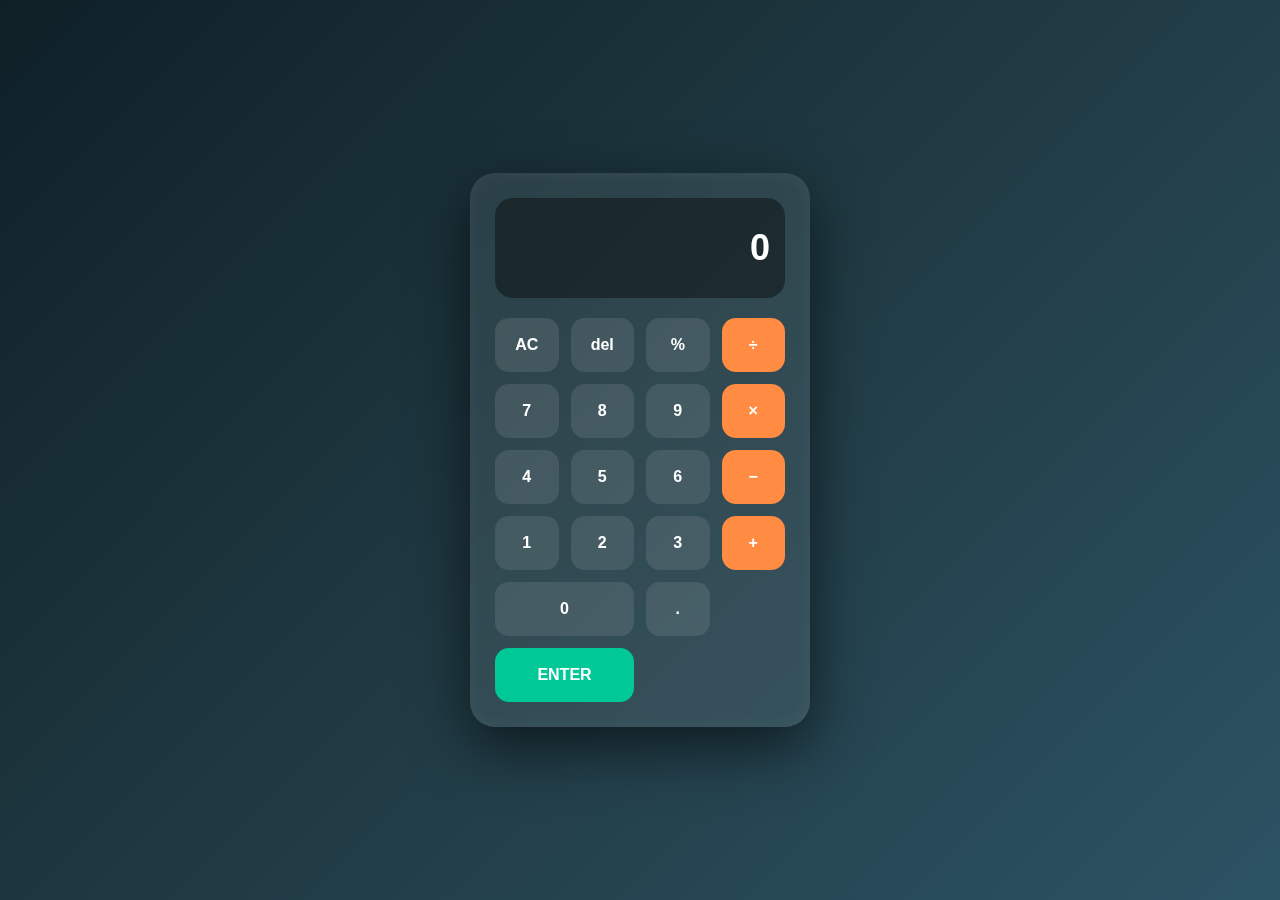
<file: task1.calc/index.html>
<!DOCTYPE html>
<html lang="en">
<head>
    <meta charset="UTF-8" />
    <meta name="viewport" content="width=device-width, initial-scale=1.0" />
    <title>Modern Calculator</title>
    <link rel="stylesheet" href="style.css" />
</head>

<body>
    <div class="calculator">

        <div class="display">
            <div id="expression" class="expression"></div>
            <div id="result" class="result">0</div>
        </div>

        <div class="buttons">
            <button data-action="clear">AC</button>
            <button data-action="delete">del</button>
            <button data-value="%">%</button>
            <button data-value="/">÷</button>

            <button data-value="7">7</button>
            <button data-value="8">8</button>
            <button data-value="9">9</button>
            <button data-value="*">×</button>

            <button data-value="4">4</button>
            <button data-value="5">5</button>
            <button data-value="6">6</button>
            <button data-value="-">−</button>

            <button data-value="1">1</button>
            <button data-value="2">2</button>
            <button data-value="3">3</button>
            <button data-value="+">+</button>

            <button data-value="0" class="span2">0</button>
            <button data-value=".">.</button>
            <button data-action="equal" class="enter">ENTER</button>
        </div>

    </div>

    <script src="script.js"></script>
</body>
</html>
</file>
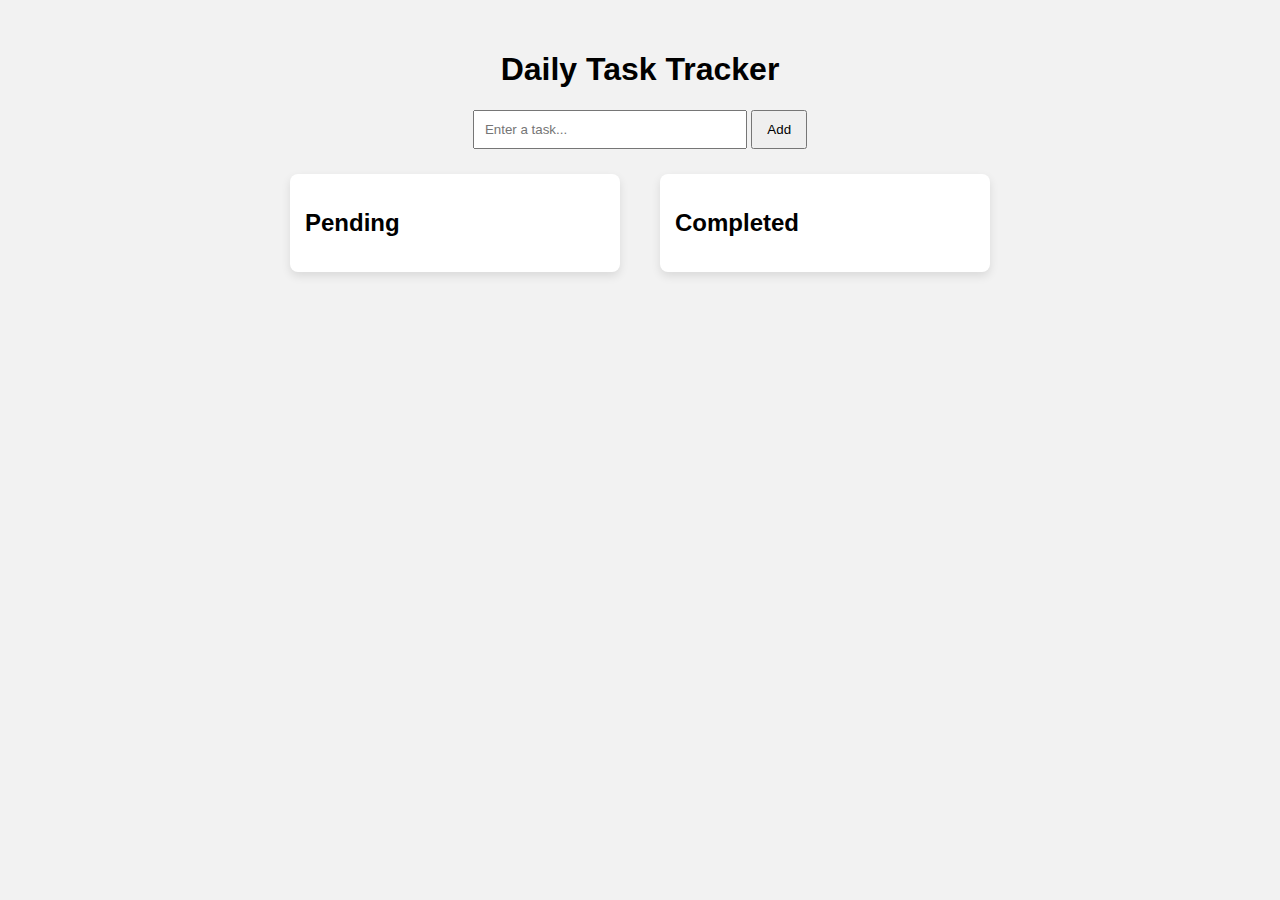
<file: task3.to-do-webpage/index.html>
<!DOCTYPE html>
<html>
<head>
    <title>Daily Tasks Demo</title>
    <link rel="stylesheet" href="style.css">
</head>

<body>

<h1>Daily Task Tracker</h1>

<div class="add-box">
    <input id="taskInput" placeholder="Enter a task...">
    <button onclick="addTask()">Add</button>
</div>

<div class="board">

    <div class="column">
        <h2>Pending</h2>
        <ul id="pending"></ul>
    </div>

    <div class="column">
        <h2>Completed</h2>
        <ul id="completed"></ul>
    </div>

</div>

<script src="script.js"></script>
</body>
</html>
</file>
<file: task1.calc/style.css>
* {
    box-sizing: border-box;
    font-family: "Segoe UI", sans-serif;
}

body {
    margin: 0;
    height: 100vh;

    /* gradient background */
    background: linear-gradient(135deg, #0f2027, #203a43, #2c5364);

    display: flex;
    justify-content: center;
    align-items: center;
}


/* MAIN CARD */
.calculator {
    width: 340px;
    padding: 25px;
    border-radius: 25px;

    background: rgba(255,255,255,0.08);
    backdrop-filter: blur(20px);

    box-shadow:
        0 20px 60px rgba(0,0,0,.6),
        inset 0 0 20px rgba(255,255,255,.05);
}


/* DISPLAY */
.display {
    height: 100px;
    border-radius: 18px;
    padding: 15px;

    background: rgba(0,0,0,.4);
    color: #fff;

    display: flex;
    flex-direction: column;
    justify-content: center;
    align-items: flex-end;

    margin-bottom: 20px;
}

.expression {
    font-size: 14px;
    opacity: .5;
}

.result {
    font-size: 36px;
    font-weight: bold;
}


/* BUTTON GRID */
.buttons {
    display: grid;
    grid-template-columns: repeat(4, 1fr);
    gap: 12px;
}


/* BUTTON STYLE */
button {
    padding: 18px;
    border-radius: 14px;
    border: none;

    font-size: 16px;
    font-weight: 600;

    background: rgba(255,255,255,.1);
    color: white;

    cursor: pointer;

    transition: all .15s ease;
}


/* hover glow */
button:hover {
    background: rgba(255,255,255,.2);
    transform: translateY(-2px);
}


/* click press */
button:active {
    transform: scale(0.95);
}


/* operator buttons */
button[data-value="+"],
button[data-value="-"],
button[data-value="*"],
button[data-value="/"] {
    background: #ff8c42;
}


/* enter button */
.enter {
    background: #00c896;
    grid-column: span 2;
    font-weight: bold;
}


/* zero spans two */
.span2 {
    grid-column: span 2;
}
</file>
<file: task3.to-do-webpage/style.css>
body {
    font-family: sans-serif;
    background: #f2f2f2;
    margin: 0;
    padding: 30px;
}

h1 {
    text-align: center;
}

.add-box {
    text-align: center;
    margin-bottom: 25px;
}

input {
    padding: 10px;
    width: 250px;
}

button {
    padding: 10px 14px;
    cursor: pointer;
}

.board {
    display: flex;
    gap: 40px;
    justify-content: center;
}

.column {
    width: 300px;
    background: white;
    padding: 15px;
    border-radius: 8px;
    box-shadow: 0 4px 10px rgba(0,0,0,0.1);
}

ul {
    list-style: none;
    padding: 0;
}

li {
    background: #e9e9e9;
    margin: 8px 0;
    padding: 8px;
    display: flex;
    justify-content: space-between;
    align-items: center;
    border-radius: 5px;
}

.done {
    text-decoration: line-through;
    opacity: 0.6;
}
</file>
